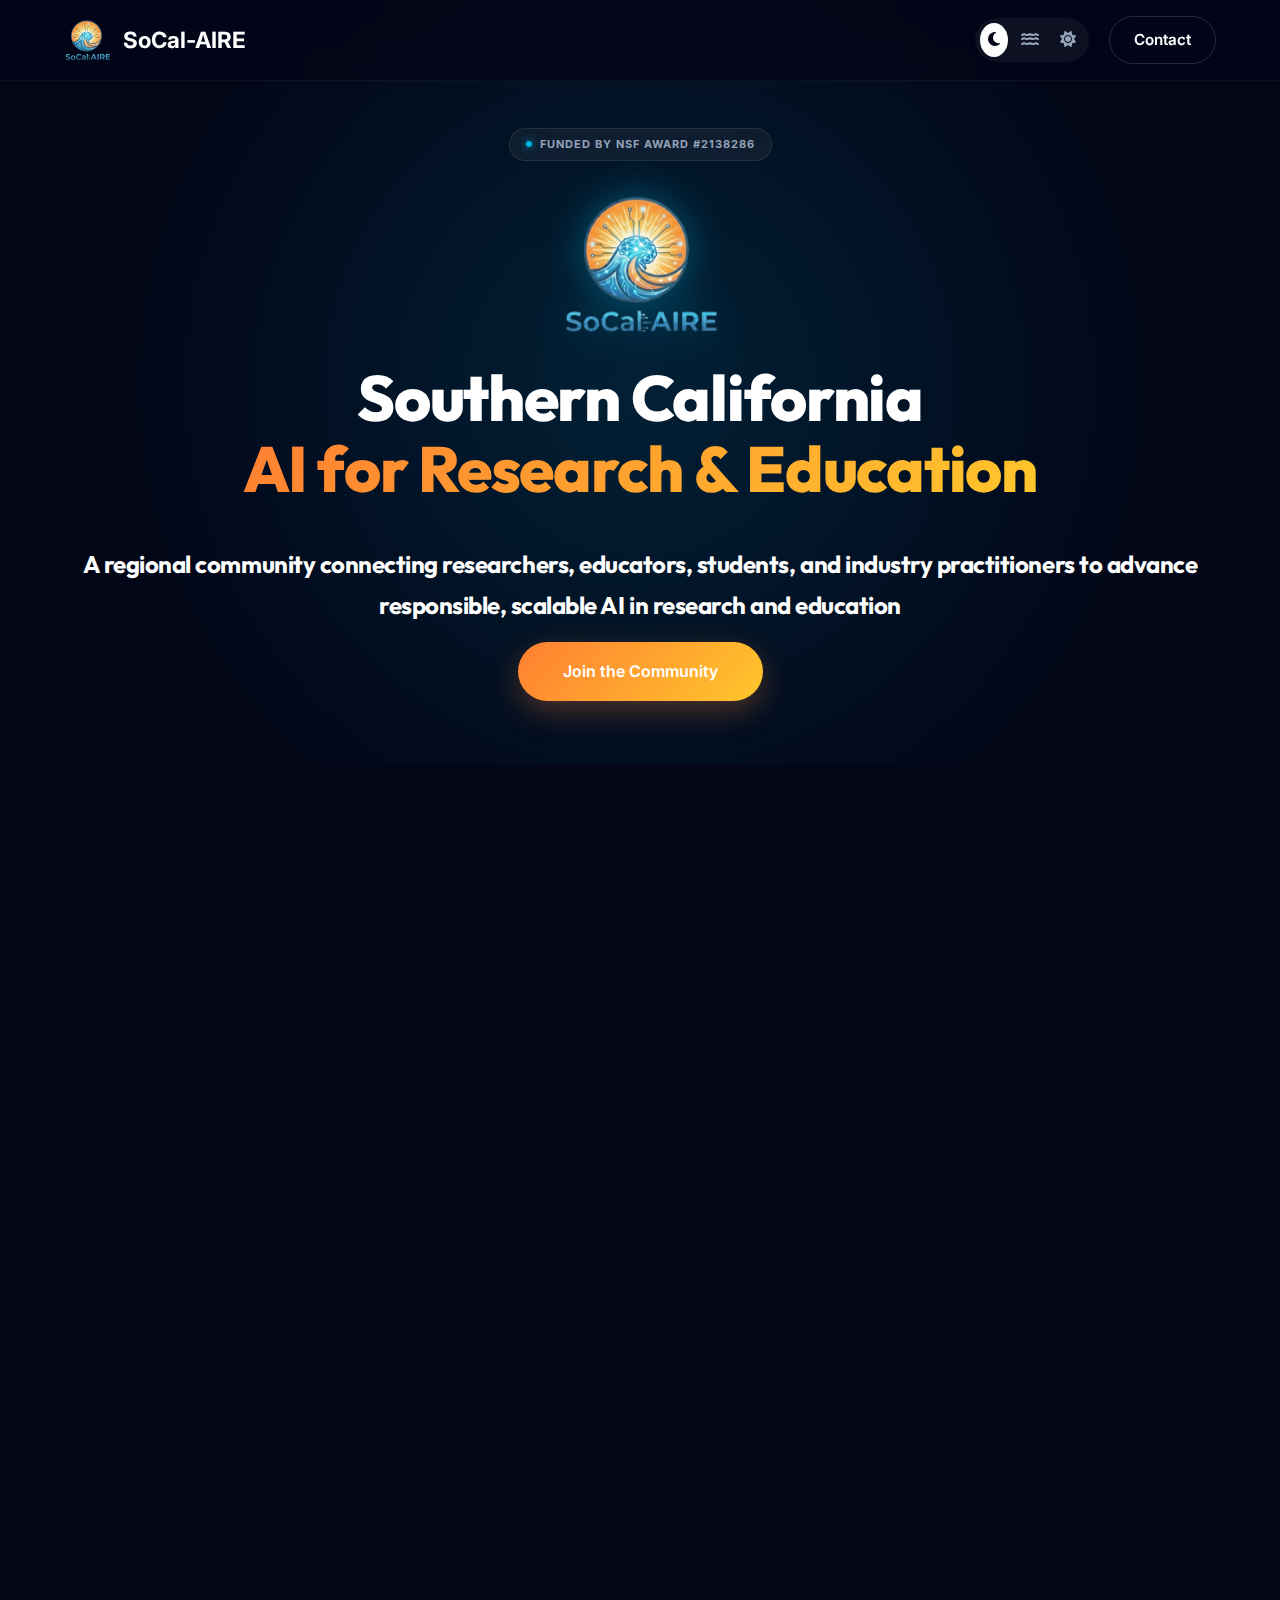
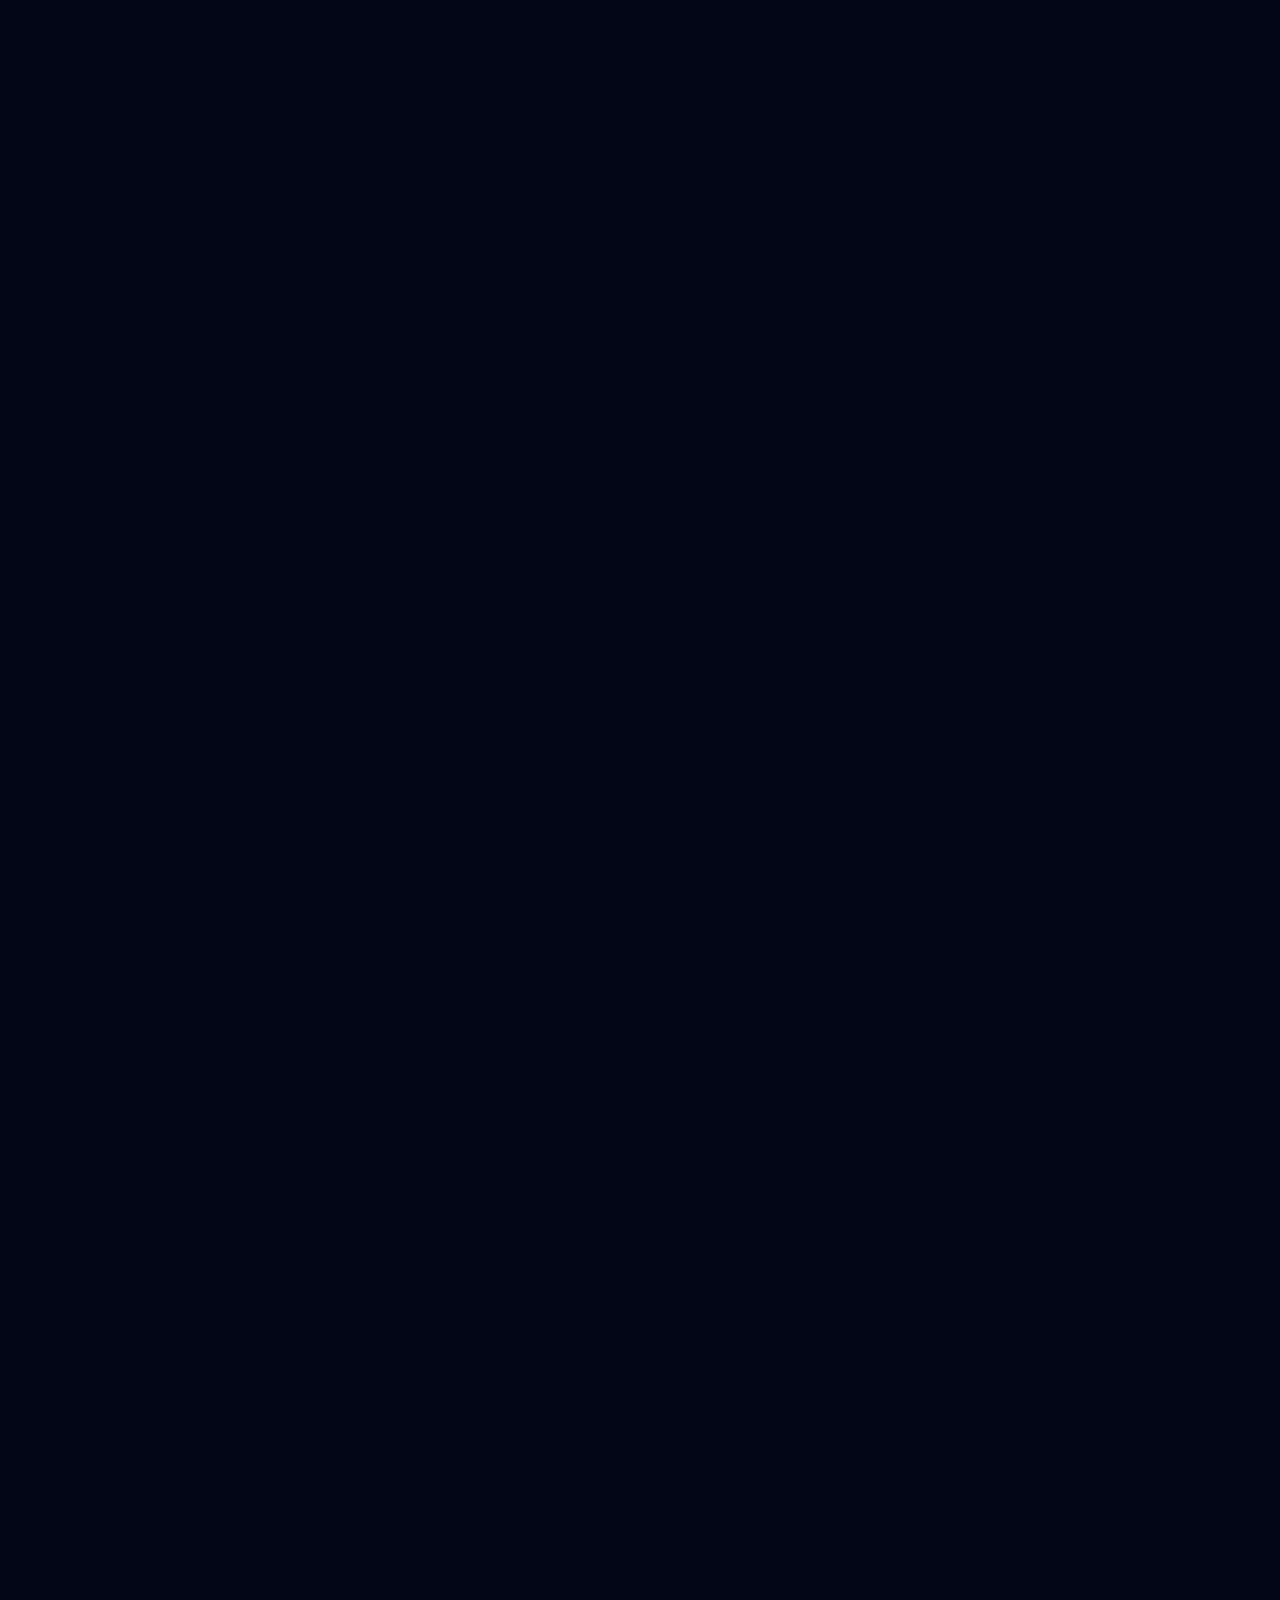
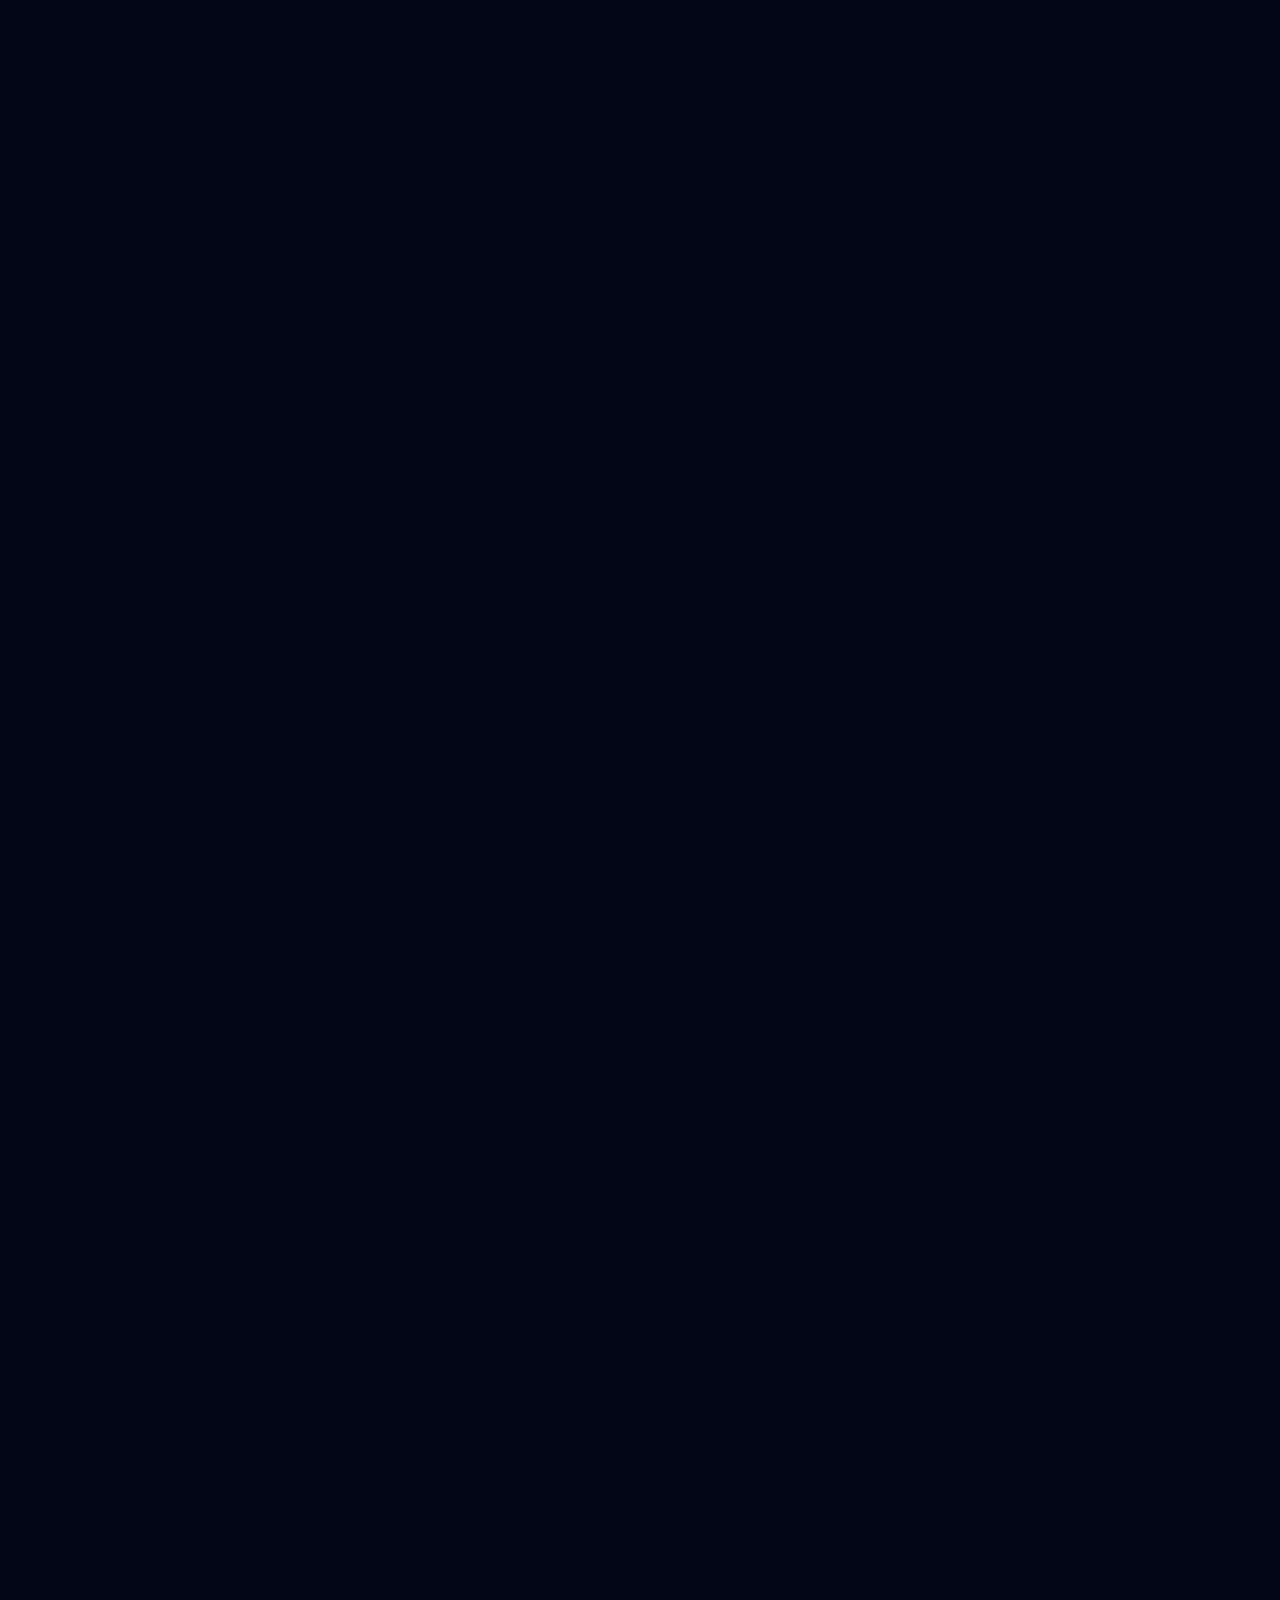
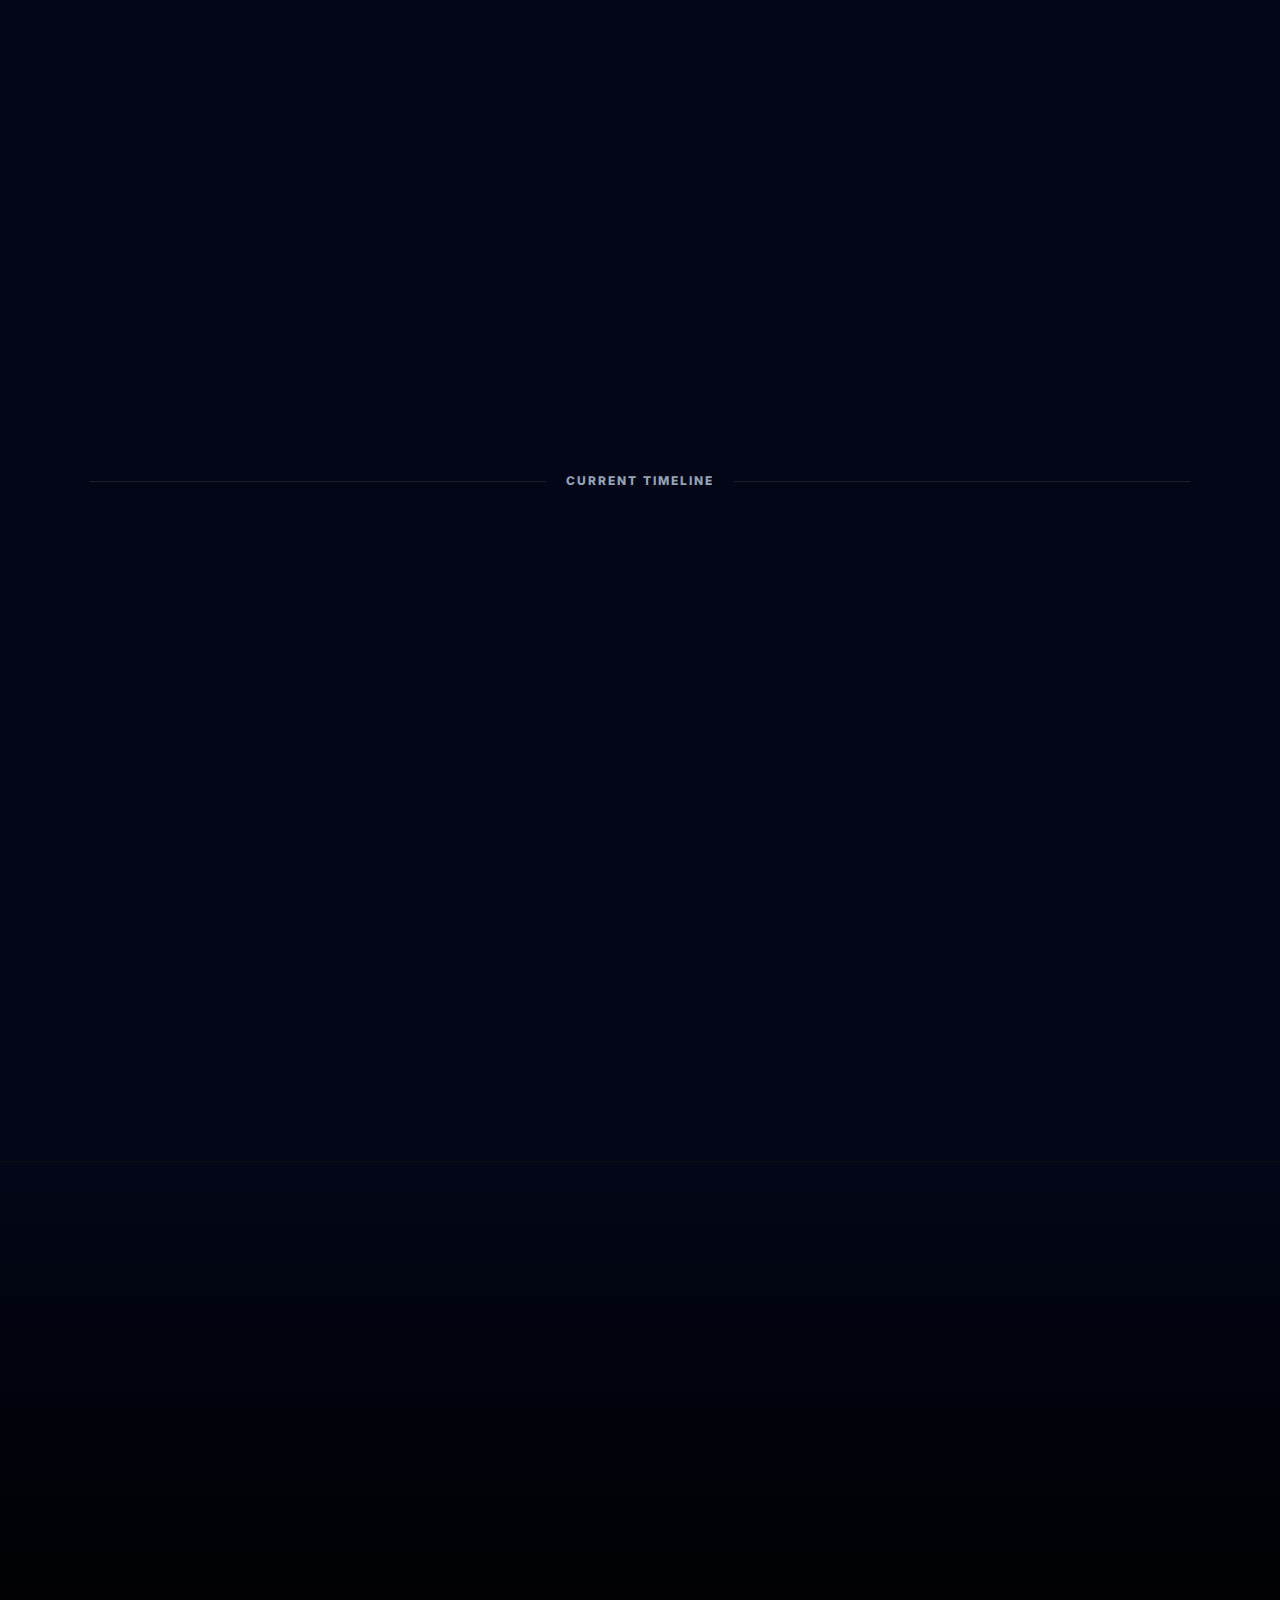
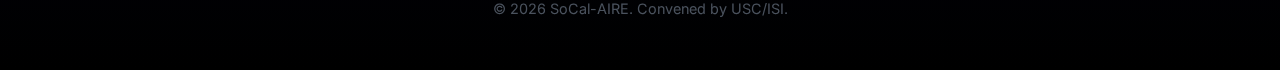
<file: index.html>
<!DOCTYPE html>
<html lang="en" data-theme="dark">

<head>
    <meta charset="UTF-8">
    <meta name="viewport" content="width=device-width, initial-scale=1.0">
    <title>SoCal-AIRE | Southern California AI for Research & Education</title>

    <link rel="icon" href="images/logofinal.png" type="image/png">

    <link
        href="https://fonts.googleapis.com/css2?family=Inter:wght@300;400;500;600&family=Outfit:wght@600;700;800&display=swap"
        rel="stylesheet">
    <link rel="stylesheet" href="https://cdnjs.cloudflare.com/ajax/libs/font-awesome/6.4.0/css/all.min.css">

    <style>
        /* --- THEME VARIABLES --- */
        :root {
            --brand-cyan: #00B5E2;
            --brand-orange: #FF7F32;
            --brand-yellow: #FFC72C;
            --gradient-sunset: linear-gradient(135deg, var(--brand-orange) 0%, var(--brand-yellow) 100%);
            --transition-speed: 0.5s;
        }

        /* 1. DARK THEME (Default) */
        [data-theme="dark"] {
            --bg-body: #020617;
            --bg-nav: rgba(2, 6, 23, 0.9);
            --bg-card: rgba(30, 41, 59, 0.4);
            --bg-card-hover: rgba(30, 41, 59, 0.8);
            --bg-card-front: linear-gradient(145deg, rgba(30, 41, 59, 0.6) 0%, rgba(15, 23, 42, 0.8) 100%);
            --text-primary: #ffffff;
            --text-secondary: #94a3b8;
            --section-line: var(--brand-cyan);
            --hero-glow: radial-gradient(circle at 50% 50%, rgba(0, 181, 226, 0.15), transparent 70%);
            --footer-bg: linear-gradient(to top, #000000, #020617);
            --logo-bg: rgba(255, 255, 255, 0.05);
            --logo-bg-hover: rgba(255, 255, 255, 0.1);
        }

        /* 2. BLUE THEME */
        [data-theme="blue"] {
            --bg-body: #003B5C;
            --bg-nav: rgba(0, 59, 92, 0.9);
            --bg-card: rgba(255, 255, 255, 0.1);
            --bg-card-hover: rgba(255, 255, 255, 0.2);
            --bg-card-front: linear-gradient(145deg, #004e7a 0%, #002840 100%);
            --text-primary: #ffffff;
            --text-secondary: #bde0fe;
            --section-line: var(--brand-cyan);
            --hero-glow: radial-gradient(circle at 50% 50%, rgba(255, 255, 255, 0.15), transparent 70%);
            --footer-bg: linear-gradient(to top, #002840, #003B5C);
            --logo-bg: rgba(255, 255, 255, 0.1);
            --logo-bg-hover: rgba(255, 255, 255, 0.2);
        }

        /* 3. LIGHT THEME */
        [data-theme="light"] {
            --bg-body: #F8FAFC;
            --bg-nav: rgba(255, 255, 255, 0.95);
            --bg-card: #ffffff;
            --bg-card-hover: #ffffff;
            --bg-card-front: linear-gradient(145deg, #ffffff 0%, #f1f5f9 100%);
            --text-primary: #0F172A;
            --text-secondary: #475569;
            --section-line: var(--brand-orange);
            --hero-glow: radial-gradient(circle at 50% 50%, rgba(0, 181, 226, 0.08), transparent 70%);
            --footer-bg: linear-gradient(to top, #e2e8f0, #F8FAFC);
            --logo-bg: #ffffff;
            --logo-bg-hover: #ffffff;
        }

        /* --- GLOBAL STYLES --- */
        * {
            box-sizing: border-box;
            margin: 0;
            padding: 0;
        }

        body {
            font-family: 'Inter', sans-serif;
            background-color: var(--bg-body);
            color: var(--text-primary);
            line-height: 1.7;
            transition: background-color var(--transition-speed), color var(--transition-speed);
            overflow-x: hidden;
        }

        h1,
        h2,
        h3,
        h4 {
            font-family: 'Outfit', sans-serif;
            letter-spacing: -0.02em;
        }

        a {
            text-decoration: none;
            color: inherit;
            transition: 0.3s;
        }

        html {
            scroll-behavior: smooth;
        }

        /* --- NAVIGATION --- */
        nav {
            position: fixed;
            top: 0;
            width: 100%;
            padding: 1rem 5%;
            display: flex;
            justify-content: space-between;
            align-items: center;
            z-index: 1000;
            background: var(--bg-nav);
            backdrop-filter: blur(15px);
            border-bottom: 1px solid rgba(128, 128, 128, 0.1);
            transition: background var(--transition-speed);
        }

        .nav-right {
            display: flex;
            align-items: center;
            gap: 20px;
        }

        .brand {
            display: flex;
            align-items: center;
            gap: 12px;
            font-weight: 700;
            font-size: 1.4rem;
            color: var(--text-primary);
        }

        .brand img {
            height: 45px;
            width: auto;
        }

        .theme-switch {
            display: flex;
            gap: 5px;
            background: rgba(128, 128, 128, 0.1);
            padding: 5px;
            border-radius: 50px;
        }

        .theme-btn {
            border: none;
            background: none;
            cursor: pointer;
            padding: 8px;
            border-radius: 50%;
            color: var(--text-secondary);
            transition: 0.3s;
            font-size: 1rem;
        }

        .theme-btn:hover,
        .theme-btn.active {
            background: var(--text-primary);
            color: var(--bg-body);
        }

        .cta-btn {
            padding: 10px 24px;
            border: 1px solid rgba(128, 128, 128, 0.3);
            border-radius: 50px;
            font-size: 0.95rem;
            font-weight: 600;
            color: var(--text-primary);
        }

        .cta-btn:hover {
            background: var(--text-primary);
            color: var(--bg-body);
        }

        /* --- HERO --- */
        .hero {
            min-height: 85vh;
            display: flex;
            align-items: center;
            justify-content: center;
            text-align: center;
            padding: 8rem 5% 4rem;
            background: var(--hero-glow);
            position: relative;
        }

        .hero-logo {
            width: 180px;
            margin-bottom: 2rem;
            animation: float 6s ease-in-out infinite;
            filter: drop-shadow(0 0 20px rgba(0, 181, 226, 0.4));
        }

        @keyframes float {

            0%,
            100% {
                transform: translateY(0)
            }

            50% {
                transform: translateY(-15px)
            }
        }

        .hero h1 {
            font-size: clamp(2.5rem, 5vw, 4.5rem);
            line-height: 1.1;
            margin-bottom: 2.5rem;
            font-weight: 800;
        }

        .gradient-text {
            background: var(--gradient-sunset);
            -webkit-background-clip: text;
            -webkit-text-fill-color: transparent;
        }

        .primary-btn {
            background: var(--gradient-sunset);
            color: white;
            padding: 16px 45px;
            border-radius: 50px;
            font-weight: 600;
            box-shadow: 0 10px 30px rgba(255, 127, 50, 0.3);
            display: inline-block;
            transition: transform 0.3s;
        }

        .primary-btn:hover {
            transform: translateY(-3px);
        }

        /* --- SECTIONS --- */
        section {
            padding: 6rem 5%;
            max-width: 1400px;
            margin: 0 auto;
        }

        .section-title {
            text-align: center;
            font-size: 2.5rem;
            margin-bottom: 1rem;
            position: relative;
            display: inline-block;
            width: 100%;
            color: var(--text-primary);
        }

        .section-title::after {
            content: '';
            display: block;
            width: 80px;
            height: 4px;
            background: var(--section-line);
            margin: 15px auto 3rem;
            border-radius: 2px;
        }

        /* INCREASED WIDTH FOR TEXT SECTIONS (Fixing "Wall Text") */
        .about-section {
            text-align: center;
            max-width: 1200px;
            margin: 0 auto;
        }

        .about-text {
            font-size: 1.35rem;
            color: var(--text-secondary);
            line-height: 1.8;
            font-weight: 300;
        }

        /* --- FLIP CARDS GRID --- */
        .grid-flip-container {
            display: grid;
            grid-template-columns: repeat(auto-fit, minmax(300px, 1fr));
            gap: 2.5rem;
            perspective: 1000px;
        }

        /* --- UPDATED SMALLER GUIDELINE CARDS --- */
.principles-container {
    display: flex;
    flex-wrap: wrap;
    justify-content: center;
    gap: 1.5rem; /* Tighter spacing for smaller cards */
    max-width: 1100px;
    margin: 0 auto;
}

/* Base card size reduced from 340px to 220px */
.flip-card {
    background-color: transparent;
    height: 220px; 
    cursor: pointer;
    width: 100%;
    flex: 1 1 240px; 
    max-width: 300px;
}

.flip-card-inner {
    position: relative;
    width: 100%;
    height: 100%;
    text-align: center;
    transition: transform 0.6s cubic-bezier(0.4, 0, 0.2, 1);
    transform-style: preserve-3d;
}

.flip-card:hover .flip-card-inner {
    transform: rotateY(180deg);
}

.flip-card-front,
.flip-card-back {
    position: absolute;
    width: 100%;
    height: 100%;
    backface-visibility: hidden;
    border-radius: 12px;
    padding: 1.5rem; /* Reduced padding for smaller footprint */
    display: flex;
    flex-direction: column;
    align-items: center;
    justify-content: center;
    box-shadow: 0 4px 12px rgba(0, 0, 0, 0.1);
}

.flip-card-front {
    background: var(--bg-card-front);
    border: 1px solid rgba(128, 128, 128, 0.1);
}

/* Icon size reduced from 3.5rem to 2.2rem */
.flip-icon {
    font-size: 2.2rem;
    margin-bottom: 1rem;
    background: linear-gradient(135deg, var(--brand-cyan), var(--brand-orange));
    -webkit-background-clip: text;
    -webkit-text-fill-color: transparent;
}

.flip-card-front h4 {
    font-size: 1.15rem;
    font-weight: 700;
    color: var(--text-primary);
}

.hint {
    margin-top: 12px;
    font-size: 0.7rem;
    text-transform: uppercase;
    letter-spacing: 1px;
    color: var(--brand-cyan);
    opacity: 0.6;
}

.flip-card-back {
    background: var(--gradient-sunset);
    color: white;
    transform: rotateY(180deg);
}

.flip-card-back h4 {
    font-size: 1.1rem;
    margin-bottom: 8px;
    border-bottom: 1px solid rgba(255, 255, 255, 0.3);
    padding-bottom: 4px;
}

.flip-card-back p {
    font-size: 0.85rem;
    line-height: 1.4;
    color: rgba(255, 255, 255, 0.95);
}

        /* --- AUDIENCE & ORGANIZATION --- */
        .audience-intro {
            text-align: center;
            max-width: 1000px;
            margin: 0 auto 4rem;
        }

        .audience-grid {
            display: grid;
            grid-template-columns: repeat(auto-fit, minmax(280px, 1fr));
            gap: 2rem;
        }

        .persona-card {
            background: var(--bg-card);
            border: 1px solid rgba(128, 128, 128, 0.1);
            padding: 2.5rem;
            border-radius: 12px;
            text-align: center;
            transition: all 0.3s ease;
        }

        [data-theme="light"] .persona-card {
            background: #ffffff;
            border: 1px solid #e2e8f0;
            box-shadow: 0 4px 15px rgba(0, 0, 0, 0.05);
        }

        .persona-card:hover {
            transform: translateY(-5px);
            border-color: var(--brand-cyan);
        }

        .icon-circle {
            width: 70px;
            height: 70px;
            background: rgba(0, 181, 226, 0.1);
            border-radius: 50%;
            display: flex;
            align-items: center;
            justify-content: center;
            margin: 0 auto 1.5rem;
            color: var(--brand-cyan);
            font-size: 1.8rem;
        }

        .persona-card p {
            color: var(--text-primary);
            font-size: 1.1rem;
            font-weight: 500;
        }

        .welcome-badge {
            display: inline-block;
            margin-top: 3rem;
            background: rgba(255, 127, 50, 0.1);
            color: var(--brand-orange);
            padding: 10px 24px;
            border-radius: 50px;
            font-weight: 600;
            border: 1px solid rgba(255, 127, 50, 0.3);
            text-align: center;
            width: 100%;
        }

        .org-section-container {
            max-width: 1000px;
            margin: 0 auto;
        }

        .org-card {
            background: var(--bg-card);
            border: 1px solid rgba(128, 128, 128, 0.1);
            padding: 3rem;
            border-radius: 16px;
            text-align: center;
            backdrop-filter: blur(10px);
        }

        [data-theme="light"] .org-card {
            background: #ffffff;
            border: 1px solid #e2e8f0;
            box-shadow: 0 4px 20px rgba(0, 0, 0, 0.05);
        }

        .org-card p {
            font-size: 1.2rem;
            color: var(--text-secondary);
            margin-bottom: 1.5rem;
        }

        .org-icon {
            font-size: 3rem;
            margin-bottom: 1.5rem;
            color: var(--brand-cyan);
        }

        /* --- PARTNERS SECTION (Redesigned: One Row) --- */
        .logo-grid {
            display: grid;
            /* Force 4 equal columns on standard screens */
            grid-template-columns: repeat(4, 1fr);
            gap: 2rem;
            margin-top: 2rem;
            align-items: center;
        }

        /* Make cards adapt to the row */
        .logo-card {
            background: var(--logo-bg);
            border: 1px solid rgba(128, 128, 128, 0.1);
            padding: 1rem;
            border-radius: 16px;
            display: flex;
            align-items: center;
            justify-content: center;
            height: 160px;
            /* Slightly shorter height for horizontal look */
            transition: 0.4s cubic-bezier(0.2, 0.8, 0.2, 1);
            backdrop-filter: blur(5px);
            position: relative;
            overflow: hidden;
        }

        [data-theme="light"] .logo-card {
            background: white;
            box-shadow: 0 4px 15px rgba(0, 0, 0, 0.05);
        }

        .logo-card:hover {
            border-color: var(--brand-cyan);
            box-shadow: 0 0 25px rgba(0, 181, 226, 0.15);
            transform: translateY(-8px) scale(1.02);
            background: var(--logo-bg-hover);
        }

        .partner-logo {
            width: auto;
            height: auto;
            max-width: 85%;
            max-height: 80%;
            object-fit: contain;
            transition: 0.3s;
            filter: drop-shadow(0 0 5px rgba(255, 255, 255, 0.1));
            transform: scale(1.0);
        }

        .logo-card:hover .partner-logo {
            transform: scale(1.1);
            filter: drop-shadow(0 0 10px rgba(255, 255, 255, 0.2));
        }

        /* --- FOOTER --- */
        footer {
            padding: 6rem 5% 3rem;
            background: var(--footer-bg);
            transition: background var(--transition-speed);
            display: flex;
            flex-direction: column;
            align-items: center;
            border-top: 1px solid rgba(128, 128, 128, 0.1);
        }

        .footer-card {
            background: var(--bg-card);
            border: 1px solid rgba(128, 128, 128, 0.1);
            padding: 3rem;
            border-radius: 20px;
            text-align: center;
            max-width: 600px;
            width: 100%;
            backdrop-filter: blur(10px);
            margin-bottom: 3rem;
        }

        [data-theme="light"] .footer-card {
            background: white;
            box-shadow: 0 10px 40px rgba(0, 0, 0, 0.05);
        }

        .footer-card h3 {
            font-size: 2rem;
            margin-bottom: 0.5rem;
            color: var(--text-primary);
        }

        .footer-card p {
            color: var(--text-secondary);
            margin-bottom: 2rem;
            font-size: 1.1rem;
        }

        .email-btn {
            display: inline-flex;
            align-items: center;
            gap: 10px;
            font-size: 1.3rem;
            font-weight: 700;
            color: var(--brand-cyan);
            border: 2px solid rgba(0, 181, 226, 0.3);
            padding: 15px 30px;
            border-radius: 50px;
            transition: 0.3s;
        }

        .email-btn:hover {
            background: var(--brand-cyan);
            color: white;
            box-shadow: 0 0 20px rgba(0, 181, 226, 0.4);
        }

        .copyright {
            font-size: 0.9rem;
            color: var(--text-secondary);
            opacity: 0.5;
        }

        .fade-in-up {
            opacity: 0;
            transform: translateY(30px);
            transition: 0.8s;
        }

        .fade-in-up.visible {
            opacity: 1;
            transform: translateY(0);
        }

        /* Media Queries for Partners Responsive Breakpoint */
        @media (max-width: 1024px) {
            .logo-grid {
                grid-template-columns: repeat(2, 1fr);
                /* 2x2 on tablets */
            }
        }

        @media (max-width: 768px) {
            .hero-logo {
                width: 120px;
            }

            .hero {
                padding-top: 8rem;
            }

            .logo-grid {
                grid-template-columns: 1fr;
                /* Stack on mobile */
            }
        }

        /* --- EVENTS SECTION STYLES --- */
        .events-grid {
            display: grid;
            grid-template-columns: 1fr;
            gap: 2rem;
            margin-top: 2rem;
        }

        .event-card {
            display: flex;
            background: var(--bg-card);
            border: 1px solid rgba(128, 128, 128, 0.1);
            border-radius: 20px;
            overflow: hidden;
            transition: 0.3s;
            backdrop-filter: blur(10px);
        }

        .event-card:hover {
            transform: translateY(-5px);
            border-color: var(--brand-cyan);
            box-shadow: 0 10px 30px rgba(0, 181, 226, 0.1);
        }

        .event-date {
            background: var(--gradient-sunset);
            color: white;
            display: flex;
            flex-direction: column;
            align-items: center;
            justify-content: center;
            padding: 20px 40px;
            min-width: 160px;
            text-align: center;
        }

        .event-date .day {
            font-size: 2.8rem;
            font-weight: 800;
            line-height: 1;
        }

        .event-date .month {
            font-size: 1.1rem;
            font-weight: 600;
            letter-spacing: 2px;
        }

        .event-content {
            padding: 30px;
            flex-grow: 1;
        }

        .event-tag {
            display: inline-block;
            background: rgba(0, 181, 226, 0.1);
            color: var(--brand-cyan);
            padding: 4px 12px;
            border-radius: 20px;
            font-size: 0.75rem;
            font-weight: 700;
            margin-bottom: 12px;
            text-transform: uppercase;
            letter-spacing: 1px;
        }

        .event-details {
            display: flex;
            flex-wrap: wrap;
            gap: 20px;
            font-size: 0.95rem;
            color: var(--text-secondary);
            margin: 12px 0 20px;
        }

        .event-details span {
            display: flex;
            align-items: center;
            gap: 8px;
        }

        .event-details i {
            color: var(--brand-cyan);
        }

        .event-btn {
            display: inline-block;
            padding: 10px 25px;
            border: 1px solid var(--brand-cyan);
            color: var(--brand-cyan);
            border-radius: 30px;
            font-weight: 600;
            transition: 0.3s;
            font-size: 0.9rem;
        }

        .event-btn:hover {
            background: var(--brand-cyan);
            color: white;
        }

        /* Past Events Styling */
        .past-events-section {
            margin-top: 5rem;
            padding-top: 2rem;
            border-top: 1px solid rgba(128, 128, 128, 0.1);
        }

        .past-event-item {
            display: grid;
            grid-template-columns: 140px 1fr auto;
            align-items: center;
            padding: 1.25rem 2rem;
            background: rgba(128, 128, 128, 0.05);
            border-radius: 12px;
            margin-bottom: 1rem;
            transition: 0.3s;
        }

        .past-event-item:hover {
            background: rgba(128, 128, 128, 0.1);
            transform: translateX(5px);
        }

        .past-date {
            font-weight: 600;
            color: var(--text-secondary);
            font-size: 0.9rem;
        }

        .past-title {
            font-weight: 600;
            font-size: 1.1rem;
            color: var(--text-primary);
        }

        .past-link {
            color: var(--brand-cyan);
            font-size: 0.9rem;
            font-weight: 600;
        }

        @media (max-width: 768px) {
            .event-card {
                flex-direction: column;
            }

            .event-date {
                flex-direction: row;
                min-width: 100%;
                gap: 15px;
                padding: 15px;
            }

            .past-event-item {
                grid-template-columns: 1fr;
                gap: 10px;
                padding: 1.5rem;
            }
        }
    </style>
</head>

<body>

    <nav>
        <a href="#" class="brand">
            <img src="images/logofinal.png" alt="SoCal-AIRE Logo">
            SoCal-AIRE
        </a>

        <div class="nav-right">
            <div class="theme-switch">
                <button class="theme-btn active" onclick="setTheme('dark')" title="Dark Mode"><i
                        class="fas fa-moon"></i></button>
                <button class="theme-btn" onclick="setTheme('blue')" title="Blue Mode"><i
                        class="fas fa-water"></i></button>
                <button class="theme-btn" onclick="setTheme('light')" title="Light Mode"><i
                        class="fas fa-sun"></i></button>
            </div>
            <a href="mailto:contact@socal-aire.org" class="cta-btn">Contact</a>
        </div>
    </nav>

    <header class="hero">
        <div class="hero-content fade-in-up" style="display: flex; flex-direction: column; align-items: center;">
            
            <div style="background: rgba(128, 128, 128, 0.1); border: 1px solid rgba(128, 128, 128, 0.2); padding: 6px 16px; border-radius: 50px; margin-bottom: 1.5rem; display: flex; align-items: center; gap: 8px;">
                <span style="width: 6px; height: 6px; background: var(--brand-cyan); border-radius: 50%; box-shadow: 0 0 8px var(--brand-cyan);"></span>
                <span style="font-size: 11px; font-weight: 700; text-transform: uppercase; letter-spacing: 1px; color: var(--text-secondary);">
                    Funded by NSF Award #2138286
                </span>
            </div>

            <img src="images/logofinal.png" alt="SoCal-AIRE Logo" class="hero-logo" style="width: 160px; height: auto; margin-bottom: 1.5rem;">

            <h1 style="margin-top: 0;">
                Southern California <br>
                <span class="gradient-text">AI for Research & Education</span>
            </h1>
            <h2>
            A regional community connecting researchers, educators, students, and industry practitioners to advance responsible, scalable AI in research and education
            </h2>

            <div class="hero-actions" style="margin-top: 1rem;">
                <a href="mailto:contact@socal-aire.org" class="primary-btn">Join the Community</a>
            </div>
        </div>
    </header>

    <section class="about-section">
        <h2 class="section-title fade-in-up">Who We Are</h2>
        <div class="fade-in-up">
            <p class="about-text">
                The SoCal AI for Research & Education Community unites the region’s academic and research talent to
                advance the effective, responsible, and scalable integration of artificial intelligence. We serve as a
                dynamic regional forum for knowledge exchange and capacity building, bridging local innovations with
                national NSF-supported resources such as ACCESS, the NAIRR, and other major initiatives.
            </p>
        </div>
    </section>

    <section>
        <h2 class="section-title fade-in-up">What We Do</h2>
        <div class="grid-flip-container">
            <div class="flip-card fade-in-up">
                <div class="flip-card-inner">
                    <div class="flip-card-front">
                        <i class="fas fa-share-nodes flip-icon"></i>
                        <h3>Applied Innovation</h3>
                        <div class="hint"><i class="fas fa-sync"></i> Hover to Flip</div>
                    </div>
                    <div class="flip-card-back">
                        <h3>Applied Innovation</h3>
                        <p>Showcasing transformative AI use cases across diverse disciplines to demonstrate real-world
                            impact in science and humanities.</p>
                    </div>
                </div>
            </div>
            <div class="flip-card fade-in-up">
                <div class="flip-card-inner">
                    <div class="flip-card-front">
                        <i class="fas fa-diagram-project flip-icon"></i>
                        <h3>Seamless Integration</h3>
                        <div class="hint"><i class="fas fa-sync"></i> Hover to Flip</div>
                    </div>
                    <div class="flip-card-back">
                        <h3>Seamless Integration</h3>
                        <p>Designing workflows that embed AI into established research pipelines and educational
                            curricula.</p>
                    </div>
                </div>
            </div>
            <div class="flip-card fade-in-up">
                <div class="flip-card-inner">
                    <div class="flip-card-front">
                        <i class="fas fa-users-viewfinder flip-icon"></i>
                        <h3>Collaborative Exchange</h3>
                        <div class="hint"><i class="fas fa-sync"></i> Hover to Flip</div>
                    </div>
                    <div class="flip-card-back">
                        <h3>Collaborative Exchange</h3>
                        <p>Fostering peer-to-peer growth through expert talks, poster sessions, and community working
                            groups.</p>
                    </div>
                </div>
            </div>
            <div class="flip-card fade-in-up">
                <div class="flip-card-inner">
                    <div class="flip-card-front">
                        <i class="fas fa-shield-halved flip-icon"></i>
                        <h3>Ethical Standards</h3>
                        <div class="hint"><i class="fas fa-sync"></i> Hover to Flip</div>
                    </div>
                    <div class="flip-card-back">
                        <h3>Ethical Standards</h3>
                        <p>Championing transparency, reproducibility, and responsibility in the development and
                            deployment of AI.</p>
                    </div>
                </div>
            </div>
            <div class="flip-card fade-in-up">
                <div class="flip-card-inner">
                    <div class="flip-card-front">
                        <i class="fas fa-server flip-icon"></i>
                        <h3>Infrastructure</h3>
                        <div class="hint"><i class="fas fa-sync"></i> Hover to Flip</div>
                    </div>
                    <div class="flip-card-back">
                        <h3>Infrastructure</h3>
                        <p>Demystifying access to advanced computing and data resources like ACCESS and regional
                            clusters.</p>
                    </div>
                </div>
            </div>
            <div class="flip-card fade-in-up">
                <div class="flip-card-inner">
                    <div class="flip-card-front">
                        <i class="fas fa-people-group flip-icon"></i>
                        <h3>Member Driven</h3>
                        <div class="hint"><i class="fas fa-sync"></i> Hover to Flip</div>
                    </div>
                    <div class="flip-card-back">
                        <h3>Member Driven</h3>
                        <p>Activities evolve through member-led initiatives, convened by the ACCESS Support Team at
                            USC/ISI.</p>
                    </div>
                </div>
            </div>
        </div>
    </section>

    <section id="audience" style="padding: 6rem 5%;">
    <div class="audience-intro fade-in-up" style="text-align: center; max-width: 800px; margin: 0 auto 4rem;">
        <h2 class="section-title">Who It’s For</h2>
        <p style="color: var(--text-secondary); font-size: 1.1rem;">
            A multidisciplinary coalition open to all experience levels.
        </p>
    </div>

    <div class="audience-flex fade-in-up" style="display: flex; flex-wrap: wrap; justify-content: center; gap: 2rem; max-width: 1200px; margin: 0 auto;">
        
        <div class="persona-card" style="flex: 1 1 300px; max-width: 350px;">
            <div class="icon-circle"><i class="fas fa-graduation-cap"></i></div>
            <p>Faculty, Researchers & Students</p>
        </div>

        <div class="persona-card" style="flex: 1 1 300px; max-width: 350px;">
            <div class="icon-circle"><i class="fas fa-microchip"></i></div>
            <p>Cyberinfrastructure Professionals</p>
        </div>

        <div class="persona-card" style="flex: 1 1 300px; max-width: 350px;">
            <div class="icon-circle"><i class="fas fa-chalkboard-user"></i></div>
            <p>Curriculum Innovators & Educators</p>
        </div>

        <div class="persona-card" style="flex: 1 1 300px; max-width: 350px;">
            <div class="icon-circle"><i class="fas fa-flask"></i></div>
            <p>Domain Science Practitioners</p>
        </div>

        <div class="persona-card" style="flex: 1 1 300px; max-width: 350px;">
            <div class="icon-circle"><i class="fas fa-briefcase"></i></div>
            <p>Industry Practitioners</p>
        </div>
        
    </div>

    <div class="fade-in-up" style="margin-top: 4rem; text-align: center;">
        <div class="welcome-badge" style="display: inline-block; width: auto; border: 1px solid var(--brand-orange); background: rgba(255,127,50,0.05);">
            From AI novices to advanced model builders—everyone is welcome.
        </div>
    </div>
</section>

    <section>
        <h2 class="section-title fade-in-up">Guiding Principles</h2>

        <div class="principles-container">

            <div class="flip-card fade-in-up">
                <div class="flip-card-inner">
                    <div class="flip-card-front">
                        <i class="fas fa-check-double flip-icon"></i>
                        <h4>Pragmatism</h4>
                        <div class="hint"><i class="fas fa-sync"></i> Flip</div>
                    </div>
                    <div class="flip-card-back">
                        <h4>Pragmatism</h4>
                        <p>Focusing on tangible results and realistic implementation over hype.</p>
                    </div>
                </div>
            </div>

            <div class="flip-card fade-in-up">
                <div class="flip-card-inner">
                    <div class="flip-card-front">
                        <i class="fas fa-hand-holding-heart flip-icon"></i>
                        <h4>Inclusivity</h4>
                        <div class="hint"><i class="fas fa-sync"></i> Flip</div>
                    </div>
                    <div class="flip-card-back">
                        <h4>Inclusivity</h4>
                        <p>Supporting participation across all institutions and career stages.</p>
                    </div>
                </div>
            </div>

            <div class="flip-card fade-in-up">
                <div class="flip-card-inner">
                    <div class="flip-card-front">
                        <i class="fas fa-shield-halved flip-icon"></i>
                        <h4>Integrity</h4>
                        <div class="hint"><i class="fas fa-sync"></i> Flip</div>
                    </div>
                    <div class="flip-card-back">
                        <h4>Integrity</h4>
                        <p>Encouraging ethical, transparent, and reproducible usage.</p>
                    </div>
                </div>
            </div>

            <div class="flip-card fade-in-up">
                <div class="flip-card-inner">
                    <div class="flip-card-front">
                        <i class="fas fa-network-wired flip-icon"></i>
                        <h4>Connectivity</h4>
                        <div class="hint"><i class="fas fa-sync"></i> Flip</div>
                    </div>
                    <div class="flip-card-back">
                        <h4>Connectivity</h4>
                        <p>Fostering connections across campuses and organizations.</p>
                    </div>
                </div>
            </div>

            <div class="flip-card fade-in-up">
                <div class="flip-card-inner">
                    <div class="flip-card-front">
                        <i class="fas fa-comments flip-icon"></i>
                        <h4>Exchange</h4>
                        <div class="hint"><i class="fas fa-sync"></i> Flip</div>
                    </div>
                    <div class="flip-card-back">
                        <h4>Exchange</h4>
                        <p>Valuing shared problem-solving and peer-to-peer learning.</p>
                    </div>
                </div>
            </div>

        </div>
    </section>

    <section class="org-section-container">
        <h2 class="section-title fade-in-up">Organization</h2>
        <div class="org-card fade-in-up">
            <i class="fas fa-building-columns org-icon"></i>
            <p>The community is convened by the <strong>ACCESS Support Team at USC’s Information Sciences Institute
                    (USC/ISI)</strong>, with guidance and participation from regional partners.</p>
            <p style="font-size: 1.1rem; opacity: 0.9;">Activities are community-driven and evolve based on member
                interests and needs.</p>
        </div>
    </section>

<section id="events">
    <h2 class="section-title fade-in-up">Events & Milestones</h2>
    
    <div class="events-stack" style="display: flex; flex-direction: column; gap: 3rem; max-width: 1100px; margin: 0 auto;">
        
        <div class="foundational-hero fade-in-up" style="display: flex; flex-wrap: wrap; background: var(--bg-card); border-radius: 24px; overflow: hidden; border: 1px solid rgba(0, 181, 226, 0.3); box-shadow: 0 20px 40px rgba(0, 0, 0, 0.3);">
            
            <div style="flex: 1; min-width: 280px; background: linear-gradient(180deg, var(--brand-cyan) 0%, #007794 100%); color: white; display: flex; flex-direction: column; align-items: center; justify-content: center; padding: 3rem; text-align: center;">
                <div style="text-transform: uppercase; letter-spacing: 3px; font-weight: 700; opacity: 0.9; margin-bottom: 0.5rem;">The Launch</div>
                <div style="font-family: 'Outfit'; font-size: 5rem; font-weight: 800; line-height: 1;">22</div>
                <div style="font-family: 'Outfit'; font-size: 1.5rem; font-weight: 600; text-transform: uppercase;">Jan 2026</div>
                <div style="margin-top: 2rem; background: rgba(255,255,255,0.2); padding: 5px 15px; border-radius: 50px; font-size: 0.8rem; font-weight: 700;">FOUNDATIONAL EVENT</div>
            </div>

            <div style="flex: 2; min-width: 300px; padding: 3rem; display: flex; flex-direction: column; justify-content: center;">
                <h3 style="font-size: 2rem; color: var(--text-primary); margin-bottom: 1rem;">NSF ACCESS Regional <span style="color: var(--brand-cyan);">AI Workshop</span></h3>
                <p style="font-size: 1.1rem; color: var(--text-secondary); margin-bottom: 2rem; line-height: 1.6;">
                    This landmark workshop served as the official kickoff for the SoCal-AIRE community. 
                    Bringing together over 100 regional leaders, we established the collaborative framework 
                    to bridge local innovation with national NSF-supported resources.
                </p>
                <div style="display: flex; gap: 20px; align-items: center; flex-wrap: wrap;">
                    <a href="https://www.isi.edu/special-events/socalai-2026/" target="_blank" class="primary-btn" style="padding: 12px 30px; background: var(--brand-cyan); box-shadow: none;">
                        View Event Site <i class="fas fa-external-link-alt" style="margin-left: 10px; font-size: 0.8rem;"></i>
                    </a>
                    <span style="color: var(--text-secondary); font-size: 0.9rem; font-weight: 500;">
                        <i class="fas fa-map-marker-alt" style="color: var(--brand-cyan); margin-right: 5px;"></i> USC Ginsburg Hall
                    </span>
                </div>
            </div>
        </div>

        <div style="text-align: center; position: relative;">
            <hr style="border: none; border-top: 1px solid rgba(128,128,128,0.2);">
            <span style="position: absolute; top: 50%; left: 50%; transform: translate(-50%, -50%); background: var(--bg-body); padding: 0 20px; color: var(--text-secondary); font-size: 0.75rem; font-weight: 800; letter-spacing: 2px; text-transform: uppercase;">
                Current Timeline
            </span>
        </div>

        <div id="upcoming-events-container" style="display: flex; flex-direction: column; gap: 2rem;"></div>
        
    </div>
</section>

    <section class="partners-section">
        <h2 class="section-title fade-in-up">Our Partners</h2>
        <div class="logo-grid">
            <div class="logo-card fade-in-up">
                <img src="images/usc.png" alt="USC" class="partner-logo">
            </div>
            <div class="logo-card fade-in-up">
                <img src="images/isi.png" alt="ISI" class="partner-logo">
            </div>
            <div class="logo-card fade-in-up">
                <img src="images/access.png" alt="ACCESS" class="partner-logo">
            </div>
            <div class="logo-card fade-in-up">
                <img src="images/nsf.png" alt="NSF" class="partner-logo">
            </div>
        </div>
    </section>

    <footer>
        <div class="footer-card fade-in-up">
            <h3>SoCal-AIRE</h3>
            <p>Connect with the community</p>
            <a href="mailto:contact@socal-aire.org" class="email-btn">
                <i class="fas fa-envelope"></i> contact@socal-aire.org
            </a>
        </div>
        <div class="copyright">
            © 2026 SoCal-AIRE. Convened by USC/ISI.
        </div>
    </footer>
<script>
    /**
     * THEME SWITCHER
     * Handles switching between Dark, Blue, and Light modes
     */
    function setTheme(themeName) {
        document.documentElement.setAttribute('data-theme', themeName);
        
        // Update active button state
        document.querySelectorAll('.theme-btn').forEach(btn => btn.classList.remove('active'));
        
        const iconMap = { 'dark': 'fa-moon', 'blue': 'fa-water', 'light': 'fa-sun' };
        const activeIcon = iconMap[themeName];
        const btns = document.getElementsByClassName('theme-btn');
        
        for (let btn of btns) {
            if (btn.innerHTML.includes(activeIcon)) {
                btn.classList.add('active');
            }
        }
        // Save preference
        localStorage.setItem('socal-aire-theme', themeName);
    }

    /**
     * SCROLL ANIMATION OBSERVER
     * Triggers the 'visible' class for fade-in-up animations
     */
    const observer = new IntersectionObserver((entries) => {
        entries.forEach(entry => {
            if (entry.isIntersecting) {
                entry.target.classList.add('visible');
            }
        });
    }, { threshold: 0.1 });

    /**
     * EVENT RENDERER
     * Manages the Foundational Launch and upcoming community events
     */
    const eventsData = [
        // Note: The USC Launch is often hard-coded in the HTML for SEO/Importance, 
        // but can be managed here if needed.
        {
            id: "uci-2026",
            title: "Inaugural AI in Science Symposium",
            date: "2026-01-30", 
            displayDay: "30",
            displayMonth: "JAN",
            location: "CALIT2 Auditorium, UC Irvine",
            time: "8:30 AM – 5:00 PM",
            tag: "HAPPENING TODAY",
            description: "The inaugural symposium of the UCI AI in Science Institute (AISI), showcasing interdisciplinary talks on AI Foundations and Life Sciences.",
            link: "https://ai-science.uci.edu/events/aisi-symposium/",
            btnText: "View Event Details",
            color: "var(--brand-orange)",
            isFoundational: false
        }
    ];

    function renderEvents() {
        const upcomingContainer = document.getElementById('upcoming-events-container');
        const pastList = document.getElementById('past-events-list');
        
        if (!upcomingContainer) return;

        // Get today's date at midnight for comparison
        const today = new Date();
        today.setHours(0, 0, 0, 0);

        // Clear container before rendering
        upcomingContainer.innerHTML = '';

        eventsData.forEach(event => {
            const eventDate = new Date(event.date + "T00:00:00");
            
            // Check if it's today or in the future
            if (eventDate >= today) {
                upcomingContainer.innerHTML += `
                    <div class="event-card fade-in-up visible" style="border-left: 5px solid ${event.color}; width: 100%;">
                        <div class="event-date" style="background: ${event.color}; min-width: 180px;">
                            <span class="day">${event.displayDay}</span>
                            <span class="month">${event.displayMonth}</span>
                        </div>
                        <div class="event-content">
                            <div class="event-tag" style="background: rgba(128,128,128,0.1); color: ${event.color}; font-weight: 800;">
                                ${eventDate.getTime() === today.getTime() ? 'HAPPENING TODAY' : event.tag}
                            </div>
                            <h3 style="font-size: 1.8rem; margin-bottom: 10px;">${event.title}</h3>
                            <div class="event-details" style="margin-bottom: 15px;">
                                <span><i class="fas fa-map-marker-alt"></i> ${event.location}</span>
                                <span style="margin-left: 15px;"><i class="fas fa-clock"></i> ${event.time}</span>
                            </div>
                            <p style="color: var(--text-secondary); margin-bottom: 20px; line-height: 1.6;">
                                ${event.description}
                            </p>
                            <a href="${event.link}" target="_blank" class="event-btn" style="border-color: ${event.color}; color: ${event.color}; padding: 10px 25px; border-radius: 50px; font-weight: 600; border: 1px solid;">
                                ${event.btnText}
                            </a>
                        </div>
                    </div>
                `;
            } else if (pastList) {
                // Logic for automatically moving old events to a simple list
                pastList.innerHTML += `
                    <div class="past-event-item" style="padding: 1rem 0; border-top: 1px solid rgba(128,128,128,0.1); display: flex; justify-content: space-between; align-items: center;">
                        <div>
                            <strong style="color: var(--text-secondary);">${event.displayMonth} ${event.displayDay}</strong> — ${event.title}
                        </div>
                        <a href="${event.link}" target="_blank" style="font-size: 0.8rem; color: var(--brand-cyan);">Recap <i class="fas fa-arrow-right"></i></a>
                    </div>
                `;
            }
        });

        // Re-observe newly added elements
        document.querySelectorAll('.fade-in-up').forEach(el => observer.observe(el));
    }

    /**
     * INITIALIZATION
     */
    window.addEventListener('DOMContentLoaded', () => {
        // Load saved theme
        const savedTheme = localStorage.getItem('socal-aire-theme') || 'dark';
        setTheme(savedTheme);

        // Render dynamic events
        renderEvents();
        
        // Observe static elements
        document.querySelectorAll('.fade-in-up').forEach(el => observer.observe(el));
    });
</script>
</body>

</html>
</file>
